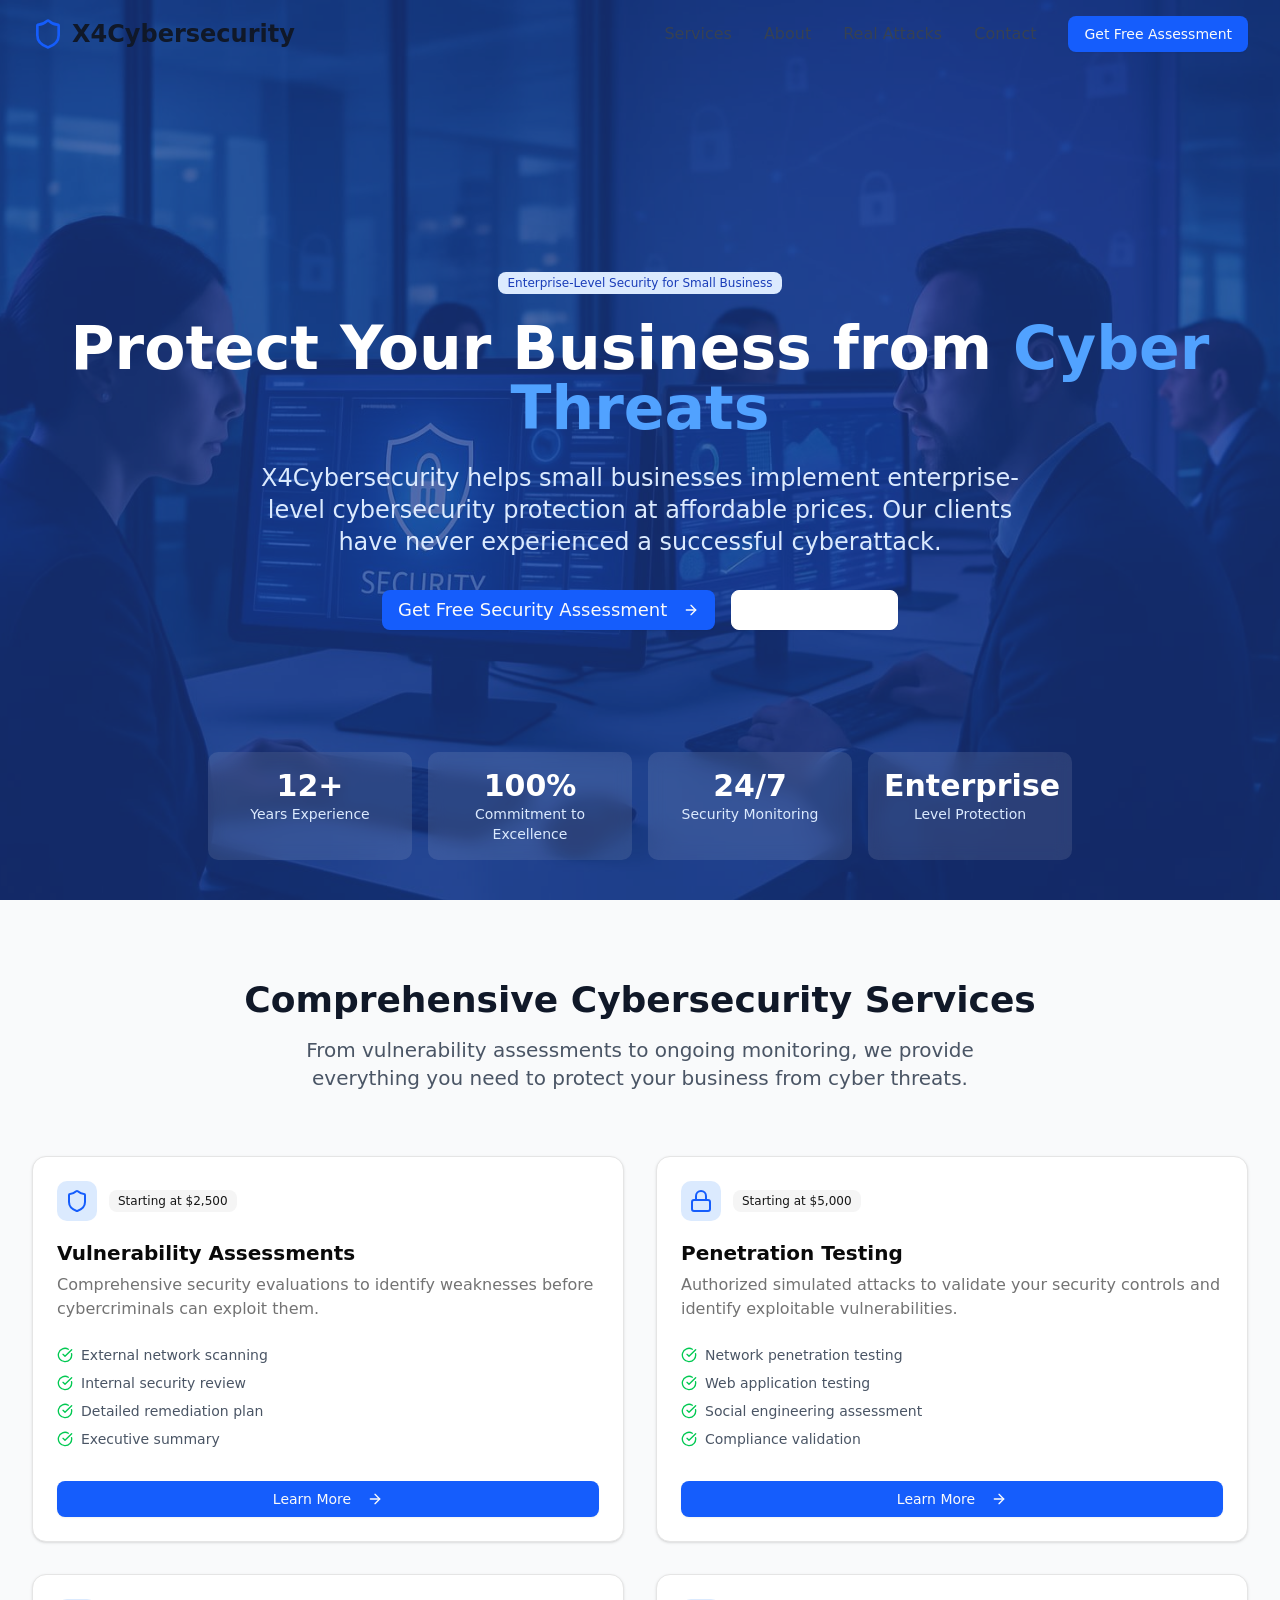
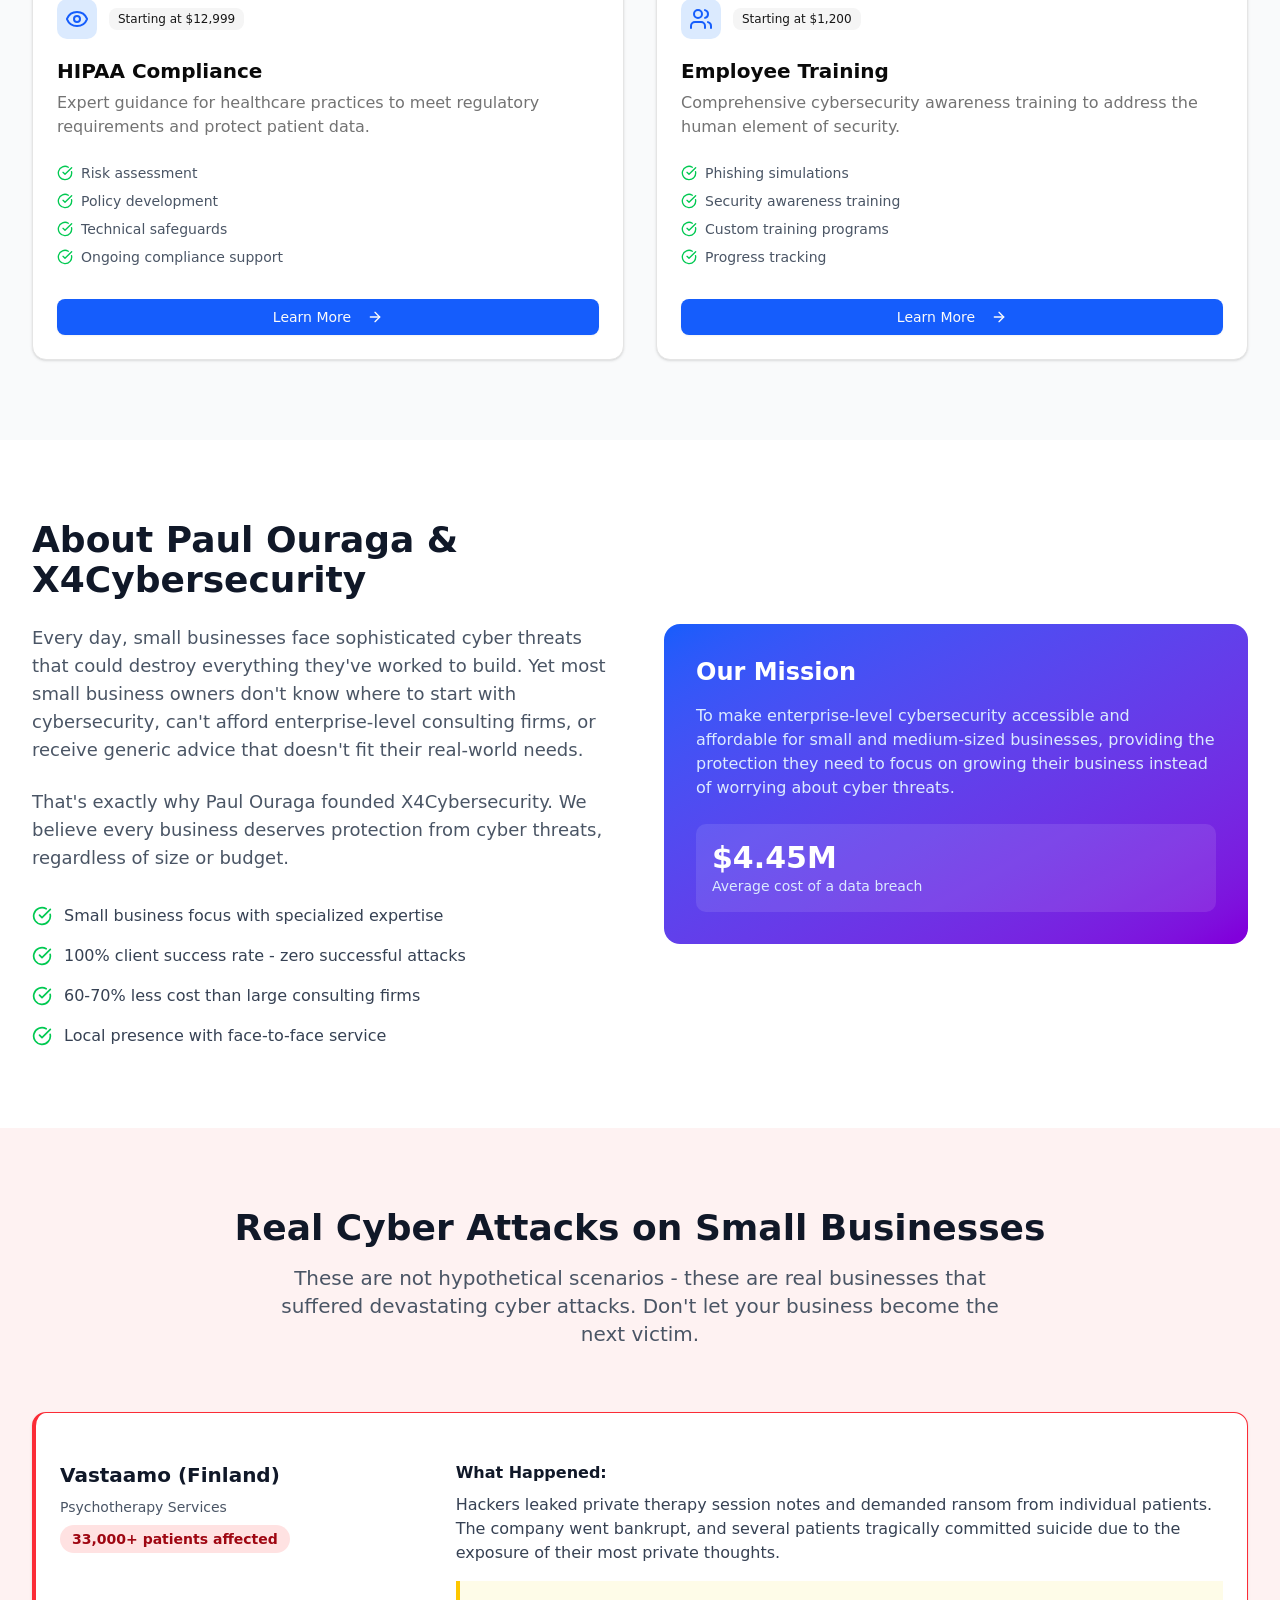
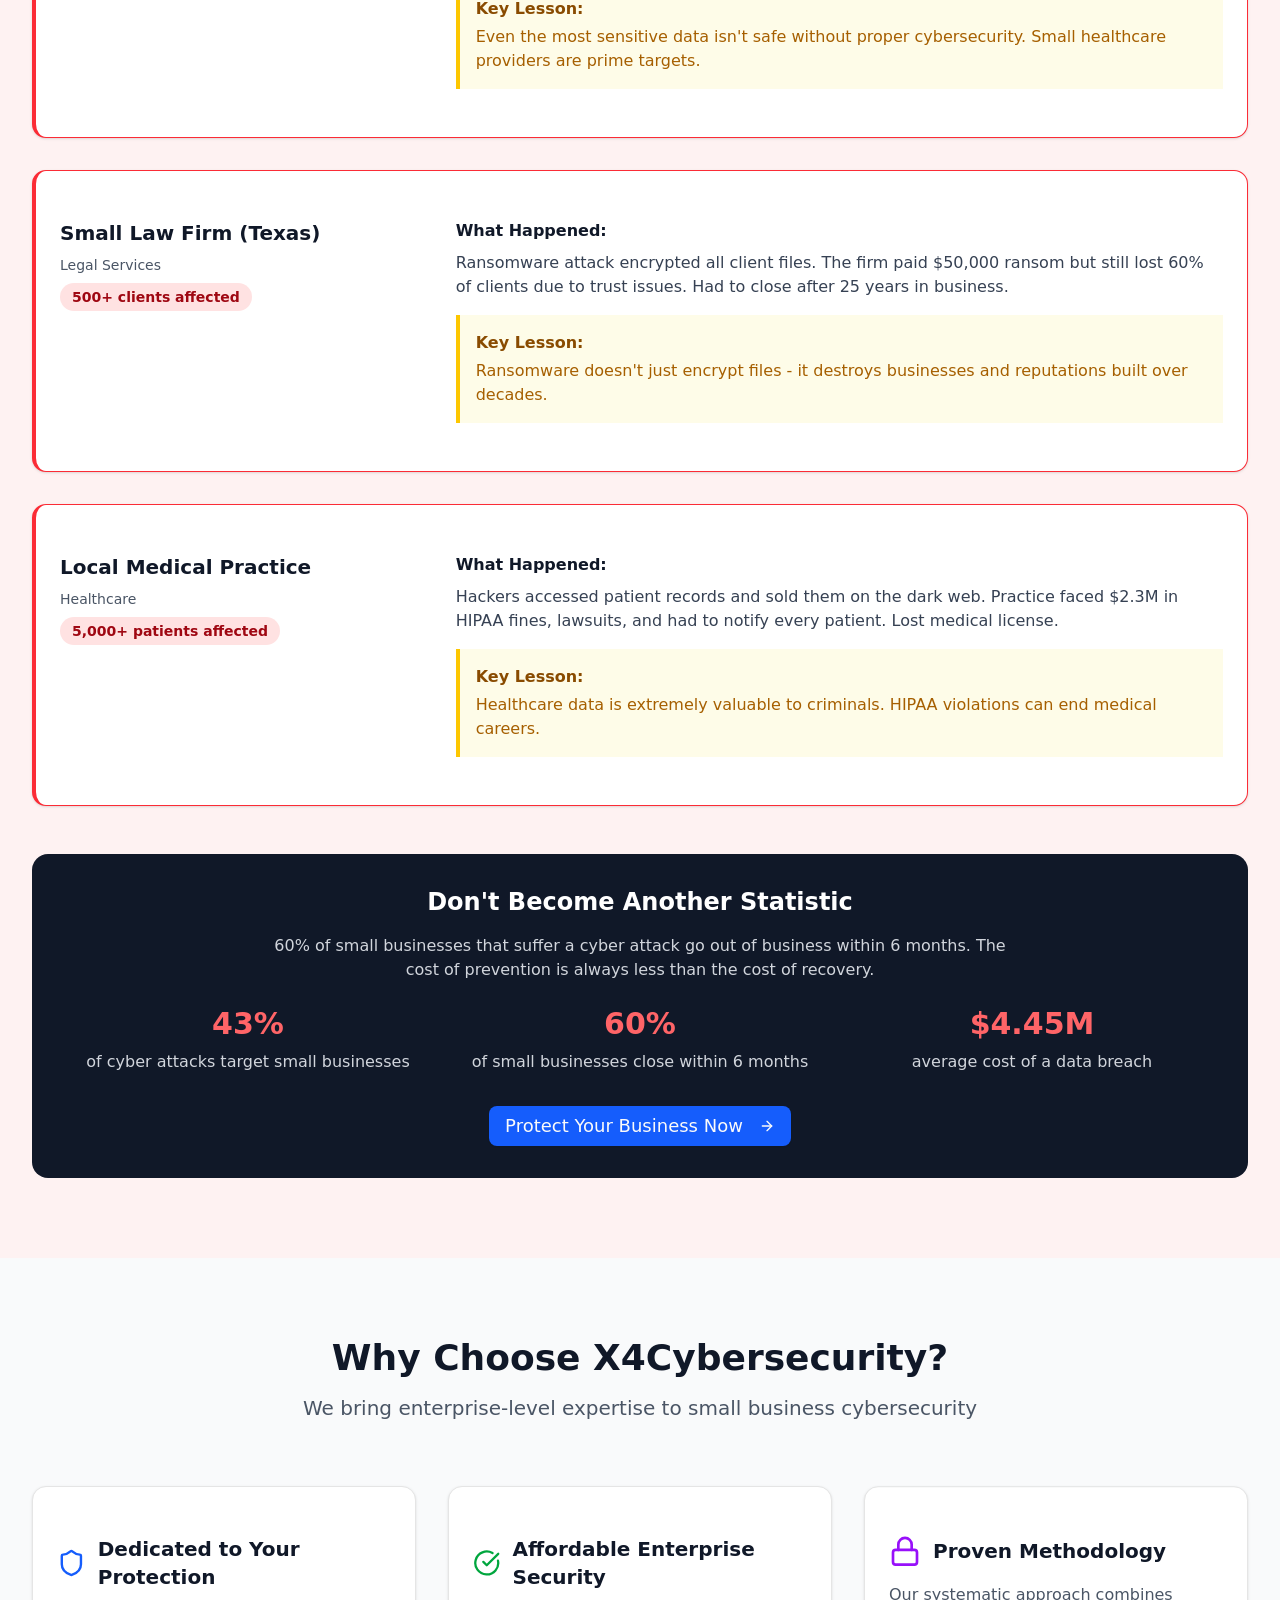
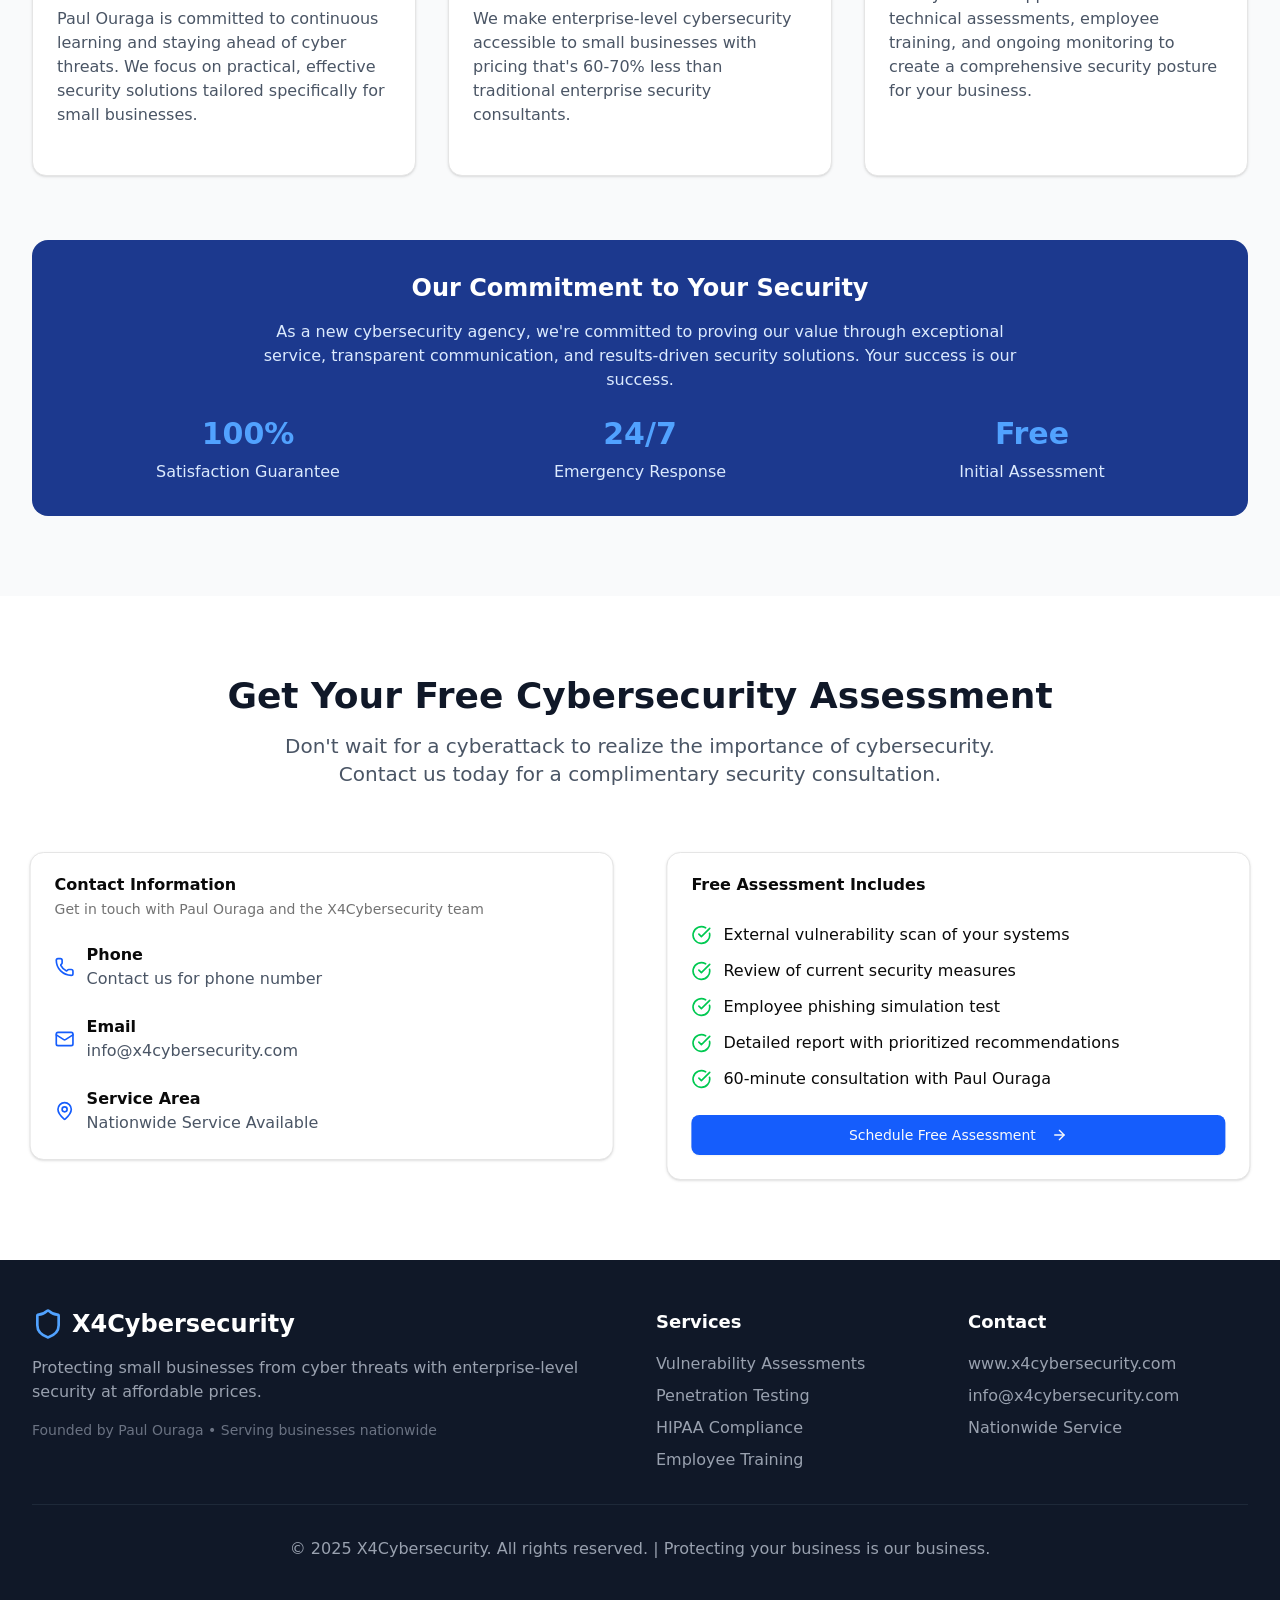
<file: index.html>
<!doctype html>
<html lang="en">
  <head>
    <meta charset="UTF-8" />
    <link rel="icon" type="image/svg+xml" href="/vite.svg" />
    <meta name="viewport" content="width=device-width, initial-scale=1.0" />
    <title>X4Cybersecurity - Enterprise Cybersecurity for Small Business | www.x4cybersecurity.com</title>
    <script type="module" crossorigin src="/assets/index-CXT2HyPH.js"></script>
    <link rel="stylesheet" crossorigin href="/assets/index-DMdAD0jm.css">
  </head>
  <body>
    <div id="root"></div>
  </body>
</html>
</file>
